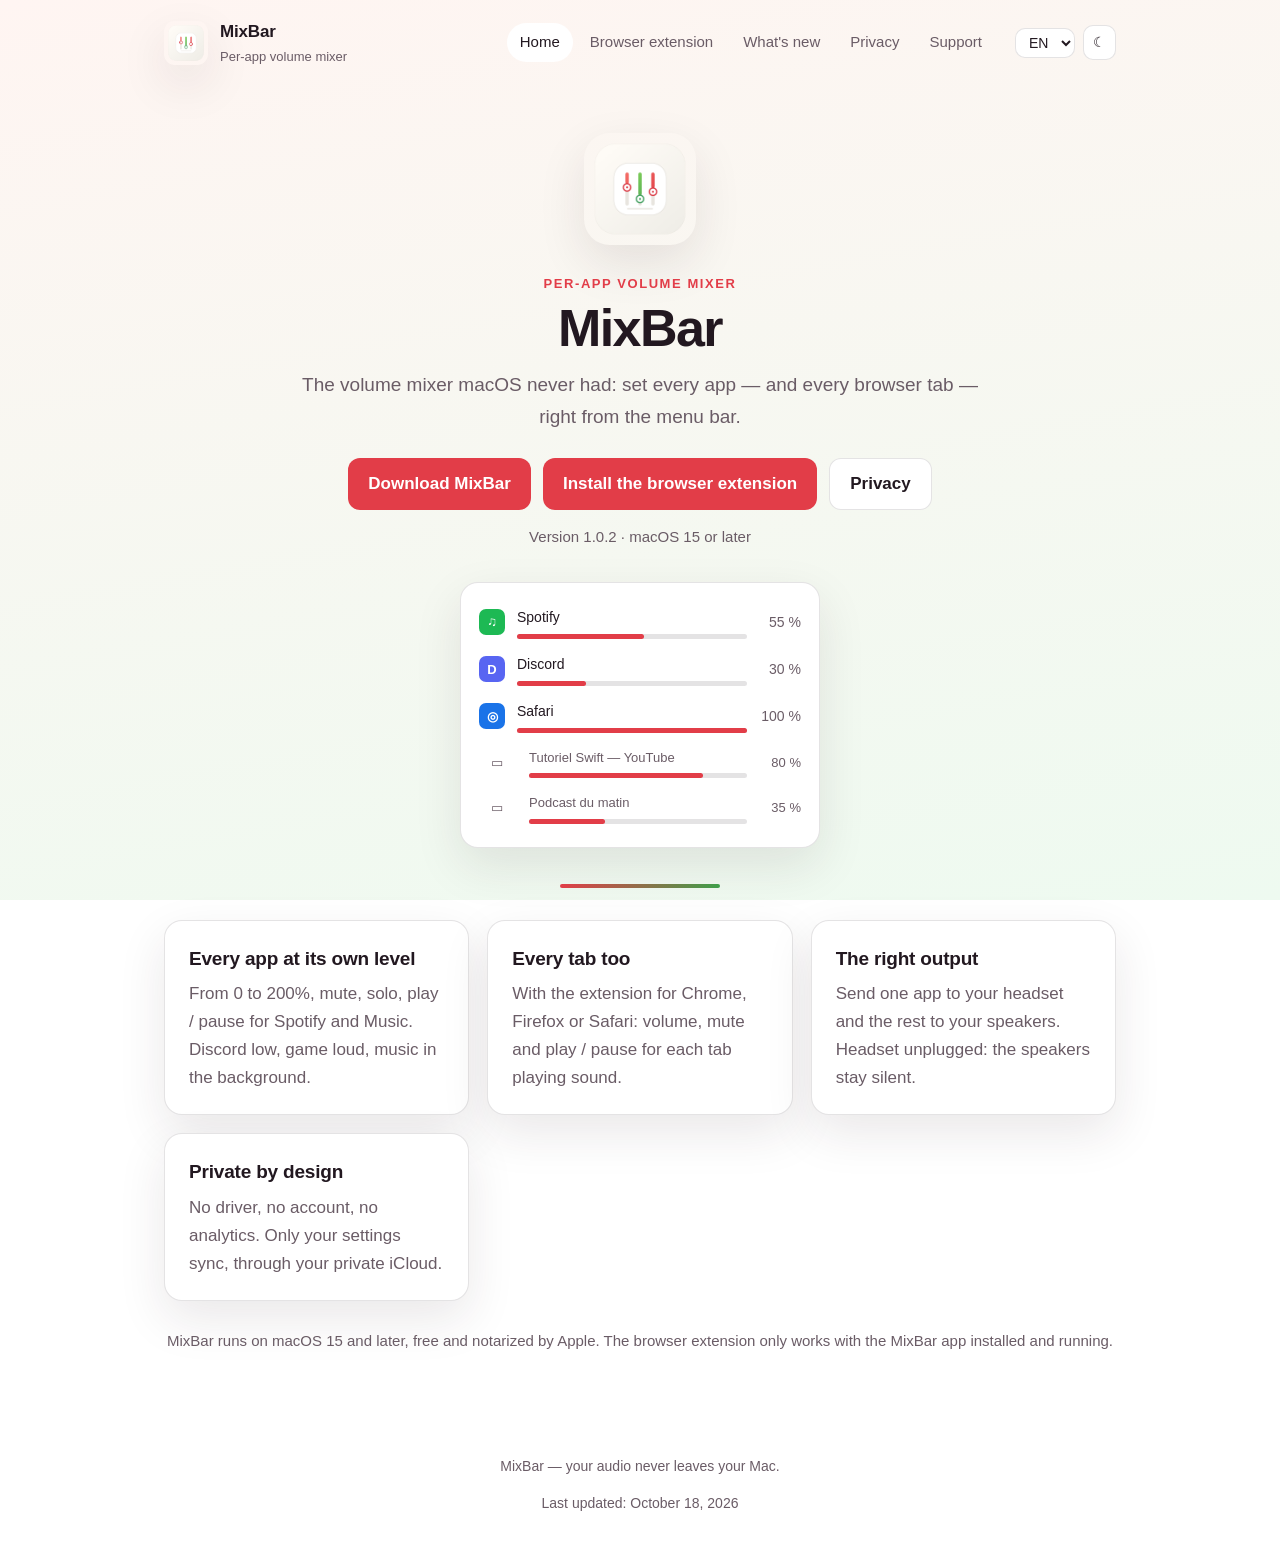
<file: index.html>
<!doctype html>
<html lang="fr">
  <head>
    <meta charset="utf-8">
    <meta name="viewport" content="width=device-width, initial-scale=1">
    <meta name="description" content="MixBar : mixeur de volume par app et par onglet, discret dans la barre de menus du Mac.">
    <meta name="theme-color" content="#30202A">
    <link rel="icon" href="icon.png">
    <title>MixBar</title>
    <link rel="stylesheet" href="style.css">
  </head>
  <body data-page="home" data-title-key="home.title">
    <header class="site-header" id="site-header"></header>
    <main class="page">
      <section class="page-hero">
        <img class="hero-logo" src="icon.png" alt="MixBar">
        <p class="eyebrow" data-i18n="brand.tagline">Mixeur de volume par app</p>
        <h1 data-i18n="home.title">MixBar</h1>
        <p class="lead" data-i18n="home.subtitle"></p>
        <div class="hero-actions">
          <a class="btn secondary" id="appDownload" href="#">Bientôt disponible</a>
          <a class="btn" href="extension.html" data-i18n="home.cta.extension">Installer l'extension navigateur</a>
          <a class="btn secondary" href="privacy.html" data-i18n="home.cta.privacy">Confidentialité</a>
        </div>
        <p class="note" id="appDownloadMeta"></p>
        <p class="note download-count" id="appDownloadCount" hidden></p>
        <div class="card mock" aria-hidden="true">
          <div class="mock-row"><span class="mock-icon" style="background:#1db954">♫</span><div>Spotify<div class="mock-bar"><span style="width:55%"></span></div></div><span class="mock-pct">55 %</span></div>
          <div class="mock-row"><span class="mock-icon" style="background:#5865f2">D</span><div>Discord<div class="mock-bar"><span style="width:30%"></span></div></div><span class="mock-pct">30 %</span></div>
          <div class="mock-row"><span class="mock-icon" style="background:#1a73e8">◎</span><div>Safari<div class="mock-bar"><span style="width:100%"></span></div></div><span class="mock-pct">100 %</span></div>
          <div class="mock-row tab"><span>▭</span><div>Tutoriel Swift — YouTube<div class="mock-bar"><span style="width:80%"></span></div></div><span class="mock-pct">80 %</span></div>
          <div class="mock-row tab"><span>▭</span><div>Podcast du matin<div class="mock-bar"><span style="width:35%"></span></div></div><span class="mock-pct">35 %</span></div>
        </div>
      </section>
      <span class="stripe"></span>
      <div class="grid">
        <section class="card"><h2 data-i18n="home.f1.title"></h2><p data-i18n="home.f1.body"></p></section>
        <section class="card"><h2 data-i18n="home.f2.title"></h2><p data-i18n="home.f2.body"></p></section>
        <section class="card"><h2 data-i18n="home.f3.title"></h2><p data-i18n="home.f3.body"></p></section>
        <section class="card"><h2 data-i18n="home.f4.title"></h2><p data-i18n="home.f4.body"></p></section>
      </div>
      <p class="note" style="text-align:center;margin-top:28px" data-i18n="home.availability"></p>
    </main>
    <footer class="site-footer" id="site-footer"></footer>
    <script src="app.js"></script>
  </body>
</html>
</file>
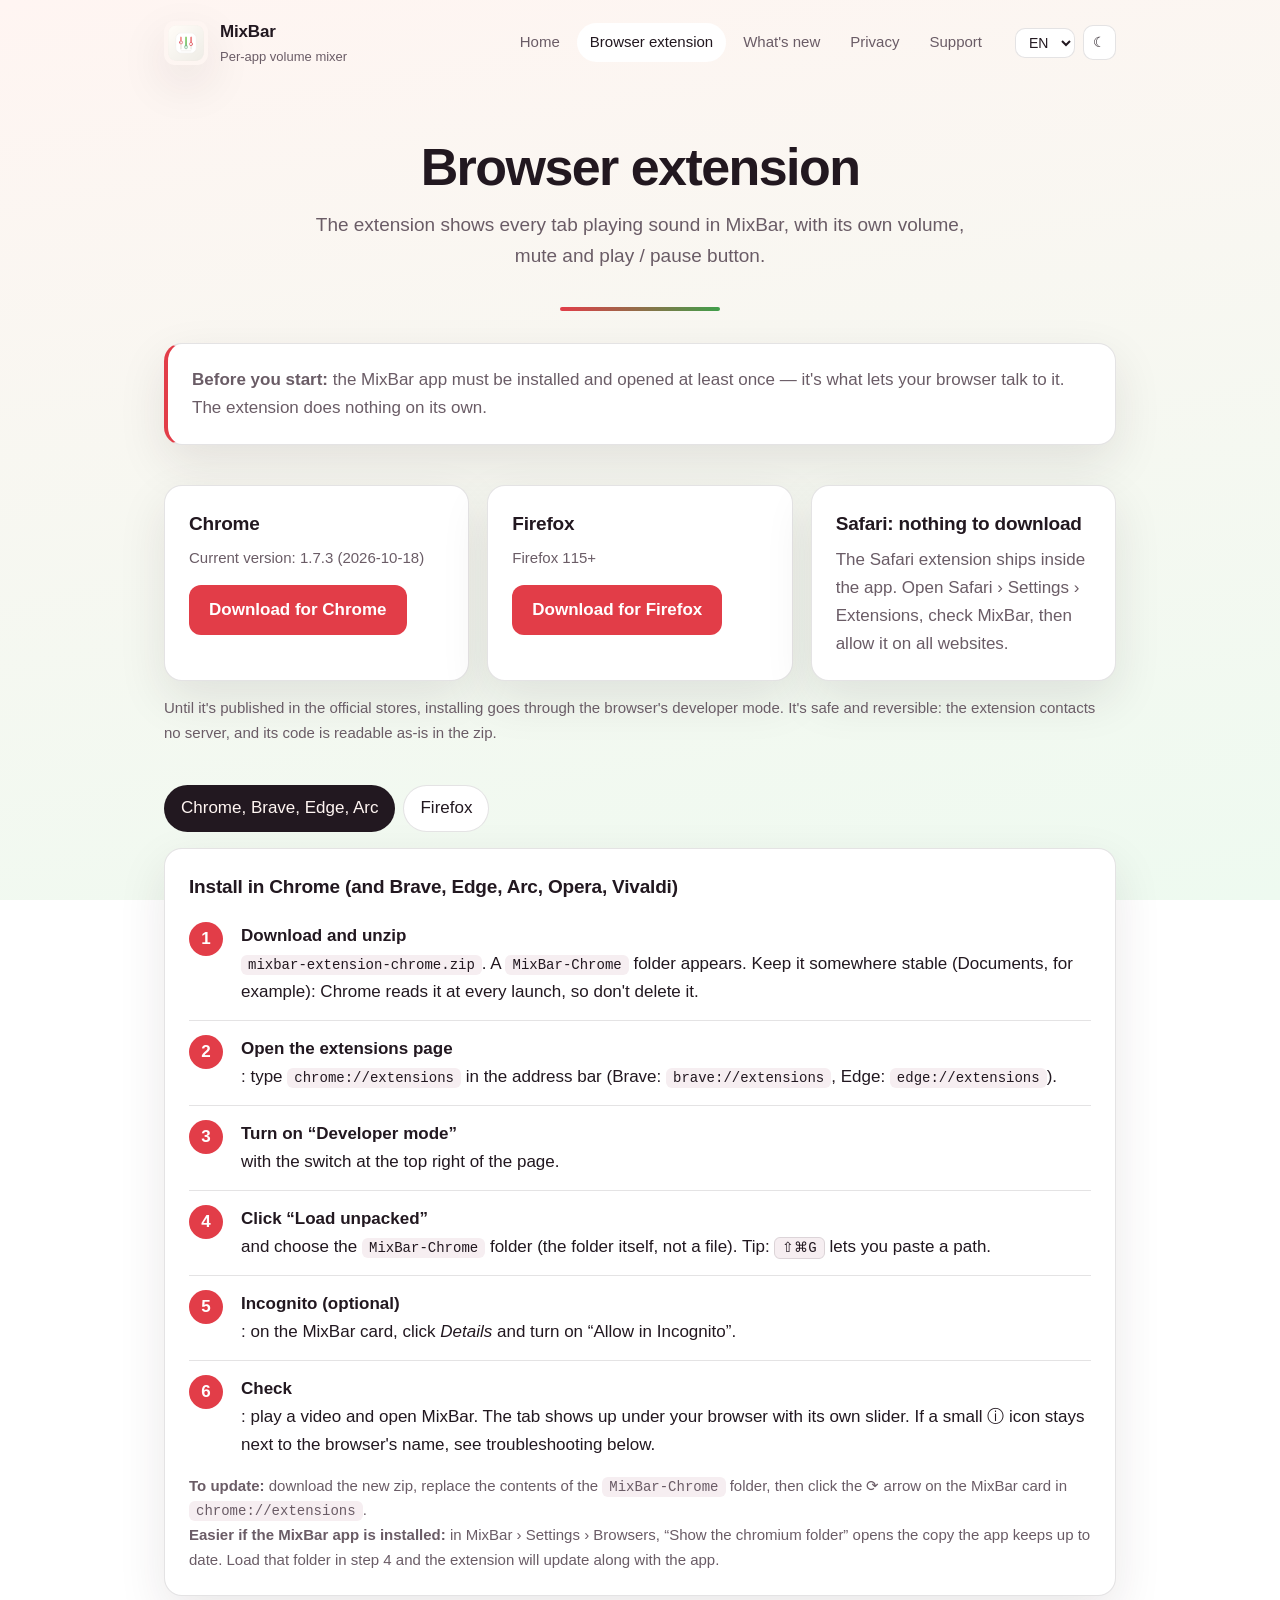
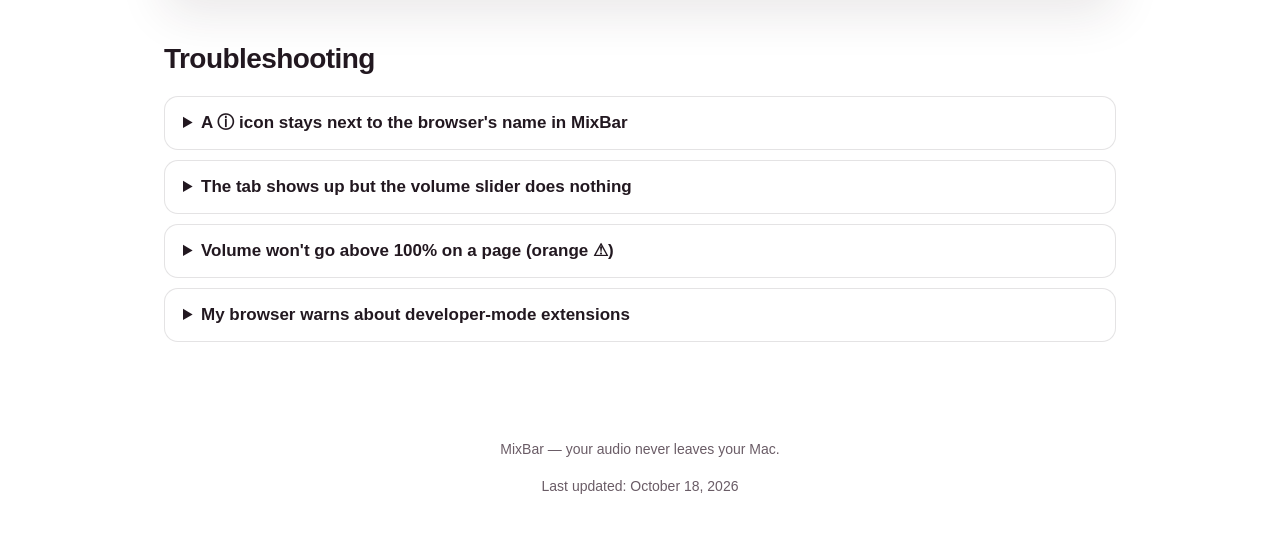
<file: extension.html>
<!doctype html>
<html lang="fr">
  <head>
    <meta charset="utf-8">
    <meta name="viewport" content="width=device-width, initial-scale=1">
    <meta name="description" content="Télécharger et installer l'extension MixBar pour Chrome et Firefox : volume, muet et lecture / pause de chaque onglet.">
    <meta name="theme-color" content="#30202A">
    <link rel="icon" href="icon.png">
    <title>Extension navigateur — MixBar</title>
    <link rel="stylesheet" href="style.css">
  </head>
  <body data-page="extension" data-title-key="ext.title">
    <header class="site-header" id="site-header"></header>
    <main class="page">
      <section class="page-hero">
        <h1 data-i18n="ext.title">Extension navigateur</h1>
        <p class="lead" data-i18n="ext.lead"></p>
      </section>
      <span class="stripe"></span>

      <section class="card warning"><p data-i18n-html="ext.requires"></p></section>

      <div class="grid section">
        <section class="card">
          <h2>Chrome</h2>
          <p class="note"><span data-i18n="ext.version">Version proposée :</span> <span id="extensionVersion">—</span></p>
          <div class="download"><a class="btn" id="downloadChrome" href="downloads/mixbar-extension-chrome.zip" download data-i18n="ext.dl.chrome">Télécharger pour Chrome</a></div>
          <p class="note download-count" id="countChrome" hidden></p>
        </section>
        <section class="card">
          <h2>Firefox</h2>
          <p class="note">Firefox 115+</p>
          <div class="download"><a class="btn" id="downloadFirefox" href="downloads/mixbar-extension-firefox.zip" download data-i18n="ext.dl.firefox">Télécharger pour Firefox</a></div>
          <p class="note download-count" id="countFirefox" hidden></p>
        </section>
        <section class="card">
          <h2 data-i18n="ext.dl.safari">Safari</h2>
          <p data-i18n="ext.safari.body"></p>
        </section>
      </div>
      <p class="note" data-i18n="ext.temporary"></p>

      <section class="section">
        <div class="tabs" role="tablist">
          <button type="button" role="tab" aria-selected="true" data-panel="panel-chrome" data-i18n="ext.tab.chrome">Chrome</button>
          <button type="button" role="tab" aria-selected="false" data-panel="panel-firefox" data-i18n="ext.tab.firefox">Firefox</button>
        </div>

        <div class="card" id="panel-chrome" role="tabpanel">
          <h2 data-i18n="chrome.title"></h2>
          <ol class="steps">
            <li data-i18n-html="chrome.s1"></li>
            <li data-i18n-html="chrome.s2"></li>
            <li data-i18n-html="chrome.s3"></li>
            <li data-i18n-html="chrome.s4"></li>
            <li data-i18n-html="chrome.s5"></li>
            <li data-i18n-html="chrome.s6"></li>
          </ol>
          <p class="note" data-i18n-html="chrome.update"></p>
          <p class="note" data-i18n-html="chrome.alt"></p>
        </div>

        <div class="card" id="panel-firefox" role="tabpanel" hidden>
          <h2 data-i18n="firefox.title"></h2>
          <ol class="steps">
            <li data-i18n-html="firefox.s1"></li>
            <li data-i18n-html="firefox.s2"></li>
            <li data-i18n-html="firefox.s3"></li>
            <li data-i18n-html="firefox.s4"></li>
            <li data-i18n-html="firefox.s5"></li>
            <li data-i18n-html="firefox.s6"></li>
          </ol>
          <p class="note" data-i18n-html="firefox.limit"></p>
        </div>
      </section>

      <section class="section" id="aide">
        <h2 data-i18n="help.title">En cas de souci</h2>
        <details><summary data-i18n="help.q1"></summary><p data-i18n-html="help.a1"></p></details>
        <details><summary data-i18n="help.q2"></summary><p data-i18n-html="help.a2"></p></details>
        <details><summary data-i18n="help.q3"></summary><p data-i18n-html="help.a3"></p></details>
        <details><summary data-i18n="help.q4"></summary><p data-i18n-html="help.a4"></p></details>
      </section>
    </main>
    <footer class="site-footer" id="site-footer"></footer>
    <script src="app.js"></script>
  </body>
</html>
</file>
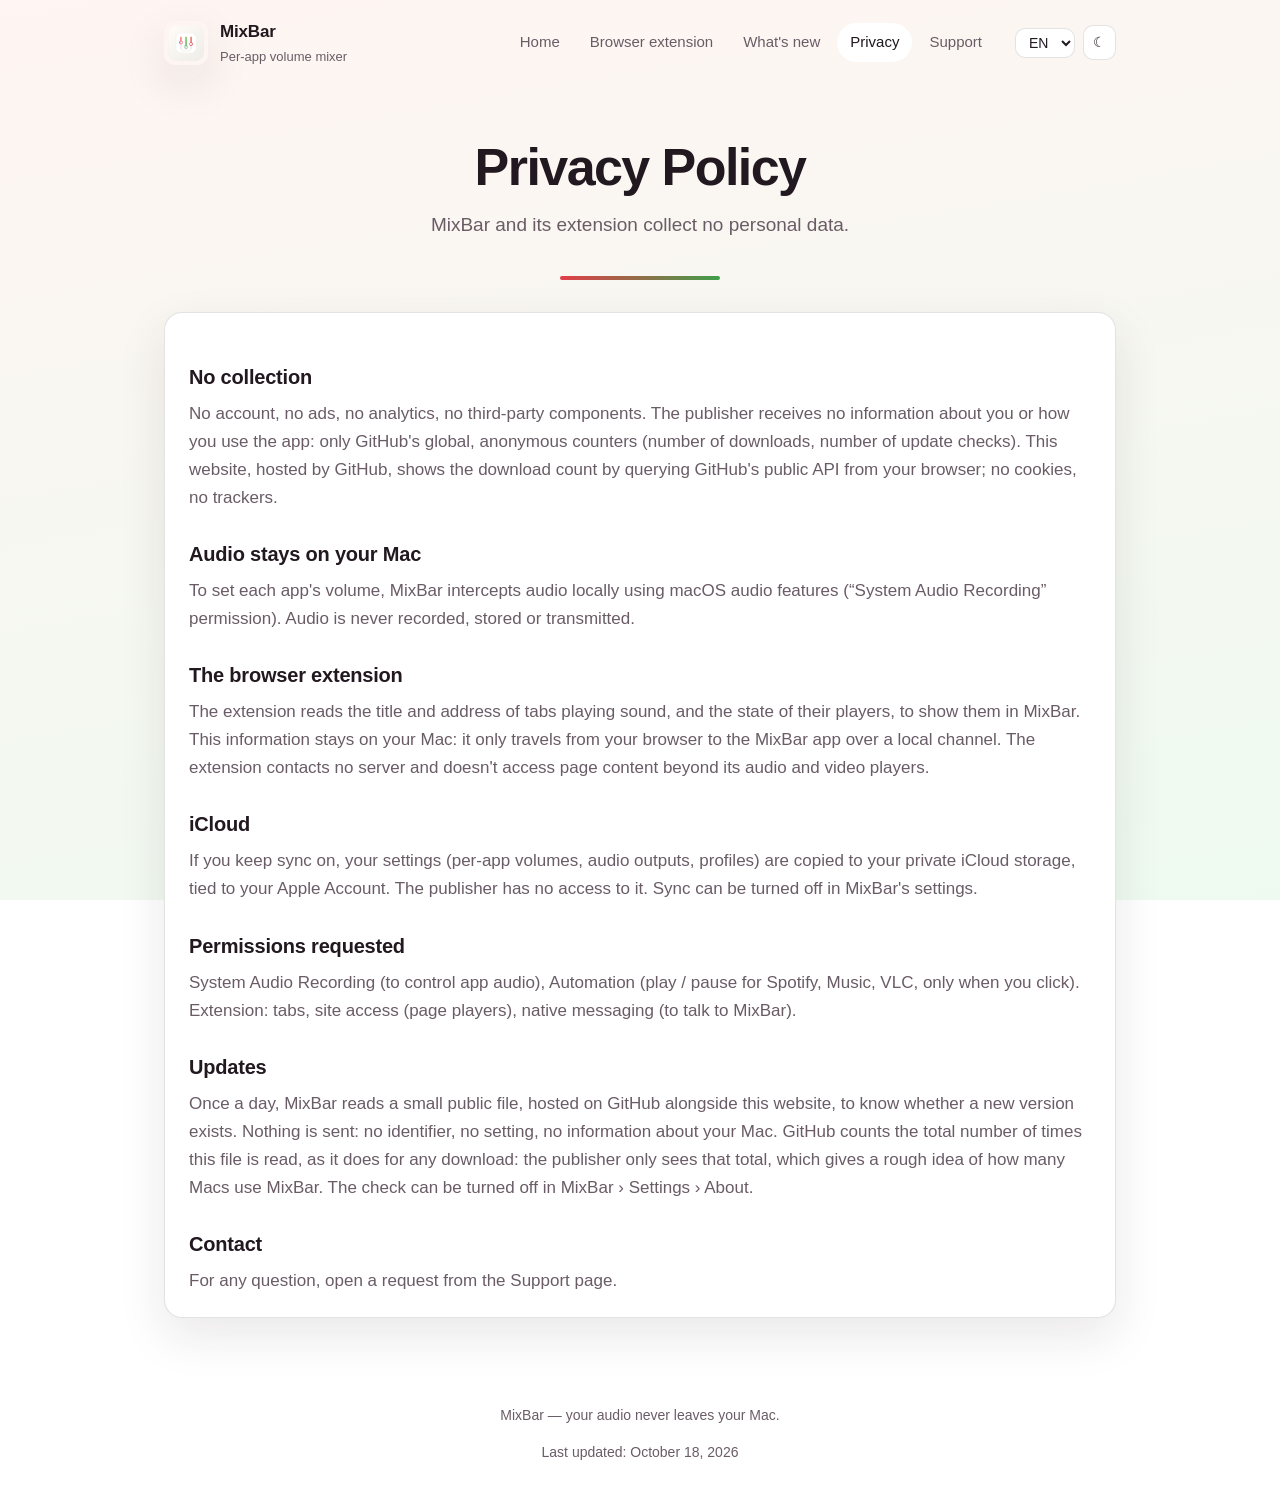
<file: privacy.html>
<!doctype html>
<html lang="fr">
  <head>
    <meta charset="utf-8">
    <meta name="viewport" content="width=device-width, initial-scale=1">
    <meta name="description" content="Politique de confidentialité de MixBar et de son extension navigateur.">
    <meta name="theme-color" content="#30202A">
    <link rel="icon" href="icon.png">
    <title>Confidentialité — MixBar</title>
    <link rel="stylesheet" href="style.css">
  </head>
  <body data-page="privacy" data-title-key="privacy.title">
    <header class="site-header" id="site-header"></header>
    <main class="page">
      <section class="page-hero">
        <h1 data-i18n="privacy.title">Politique de confidentialité</h1>
        <p class="lead" data-i18n="privacy.lead"></p>
      </section>
      <span class="stripe"></span>
      <section class="card legal">
        <h2 data-i18n="privacy.s1.title"></h2>
        <p data-i18n="privacy.s1.body"></p>
        <h2 data-i18n="privacy.s2.title"></h2>
        <p data-i18n="privacy.s2.body"></p>
        <h2 data-i18n="privacy.s3.title"></h2>
        <p data-i18n="privacy.s3.body"></p>
        <h2 data-i18n="privacy.s4.title"></h2>
        <p data-i18n="privacy.s4.body"></p>
        <h2 data-i18n="privacy.s5.title"></h2>
        <p data-i18n="privacy.s5.body"></p>
        <h2 data-i18n="privacy.s7.title"></h2>
        <p data-i18n="privacy.s7.body"></p>
        <h2 data-i18n="privacy.s6.title"></h2>
        <p data-i18n="privacy.s6.body"></p>
      </section>
    </main>
    <footer class="site-footer" id="site-footer"></footer>
    <script src="app.js"></script>
  </body>
</html>
</file>
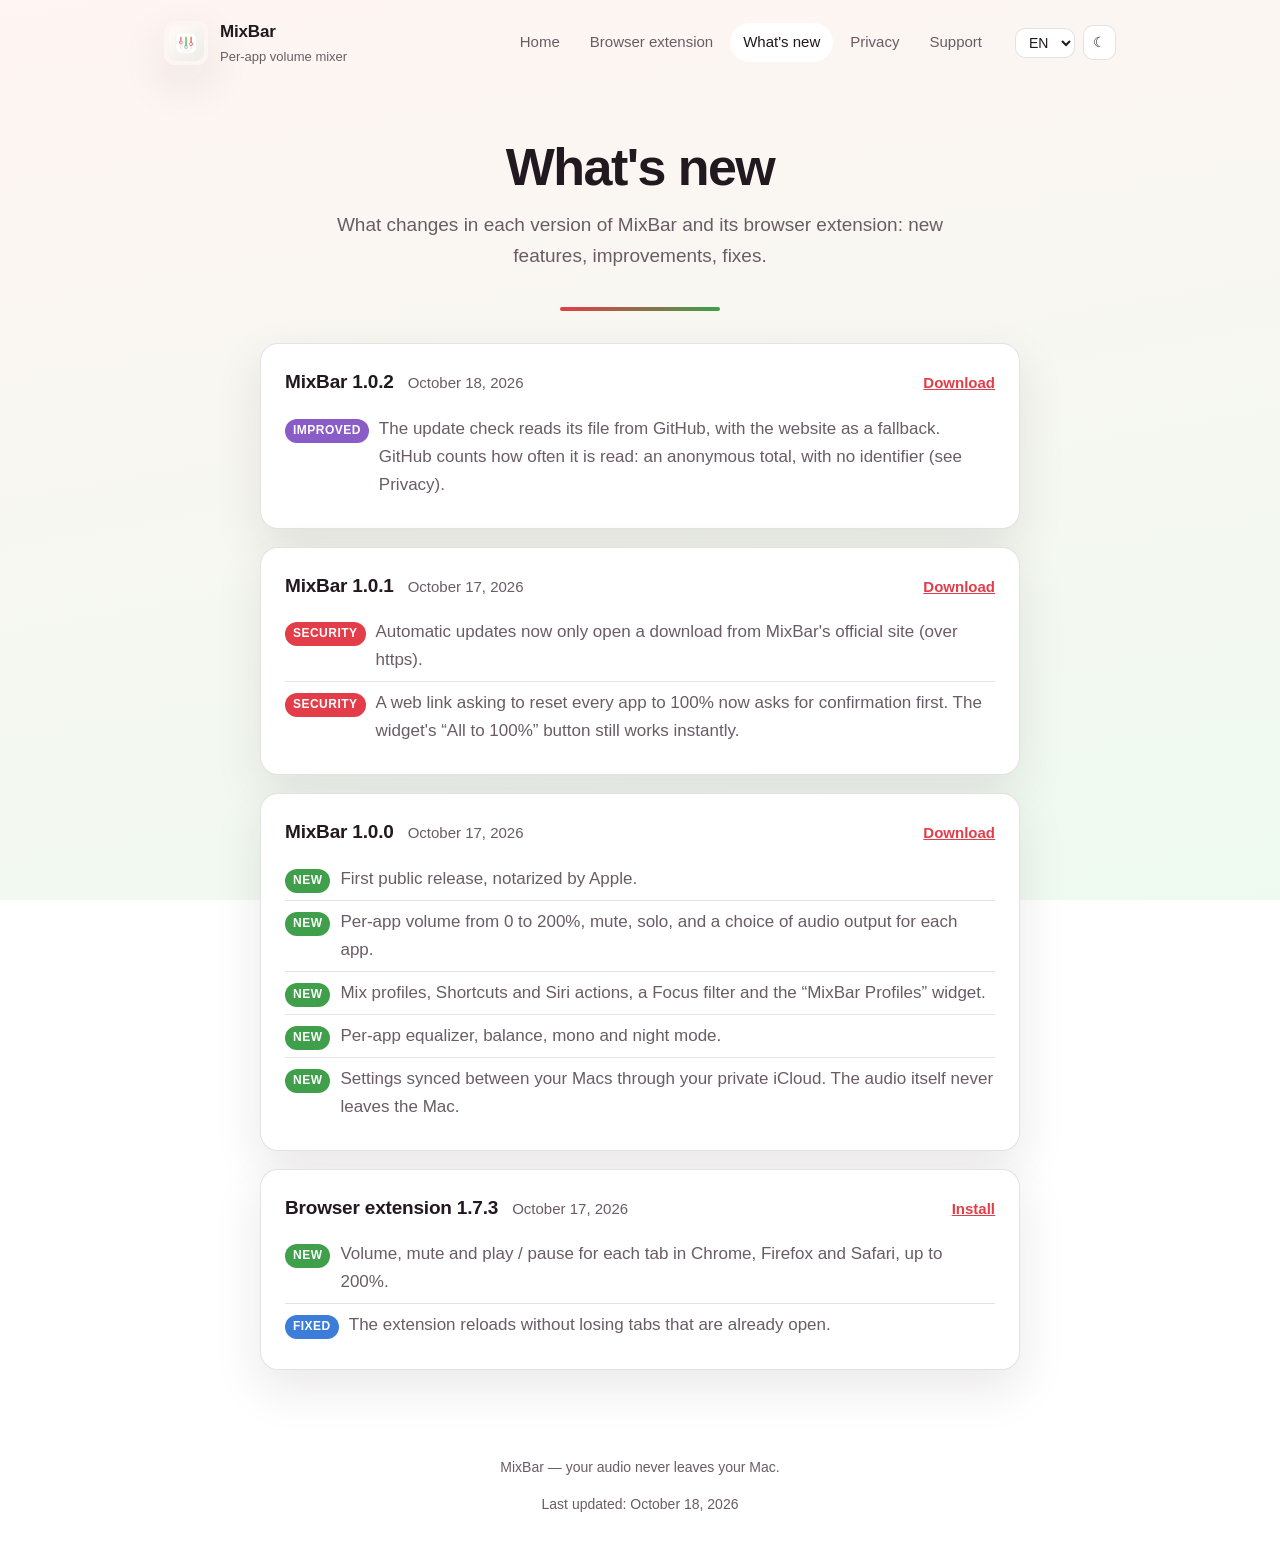
<file: releases.html>
<!doctype html>
<html lang="fr">
  <head>
    <meta charset="utf-8">
    <meta name="viewport" content="width=device-width, initial-scale=1">
    <meta name="description" content="Nouveautés de MixBar : versions, corrections et améliorations, avec leur date.">
    <meta name="theme-color" content="#30202A">
    <link rel="icon" href="icon.png">
    <title>Nouveautés — MixBar</title>
    <link rel="stylesheet" href="style.css">
  </head>
  <body data-page="releases" data-title-key="releases.title">
    <header class="site-header" id="site-header"></header>
    <main class="page">
      <section class="page-hero">
        <h1 data-i18n="releases.title">Nouveautés</h1>
        <p class="lead" data-i18n="releases.lead"></p>
      </section>
      <span class="stripe"></span>
      <div class="release-list" id="releaseList"></div>
    </main>
    <footer class="site-footer" id="site-footer"></footer>
    <script src="app.js"></script>
  </body>
</html>
</file>
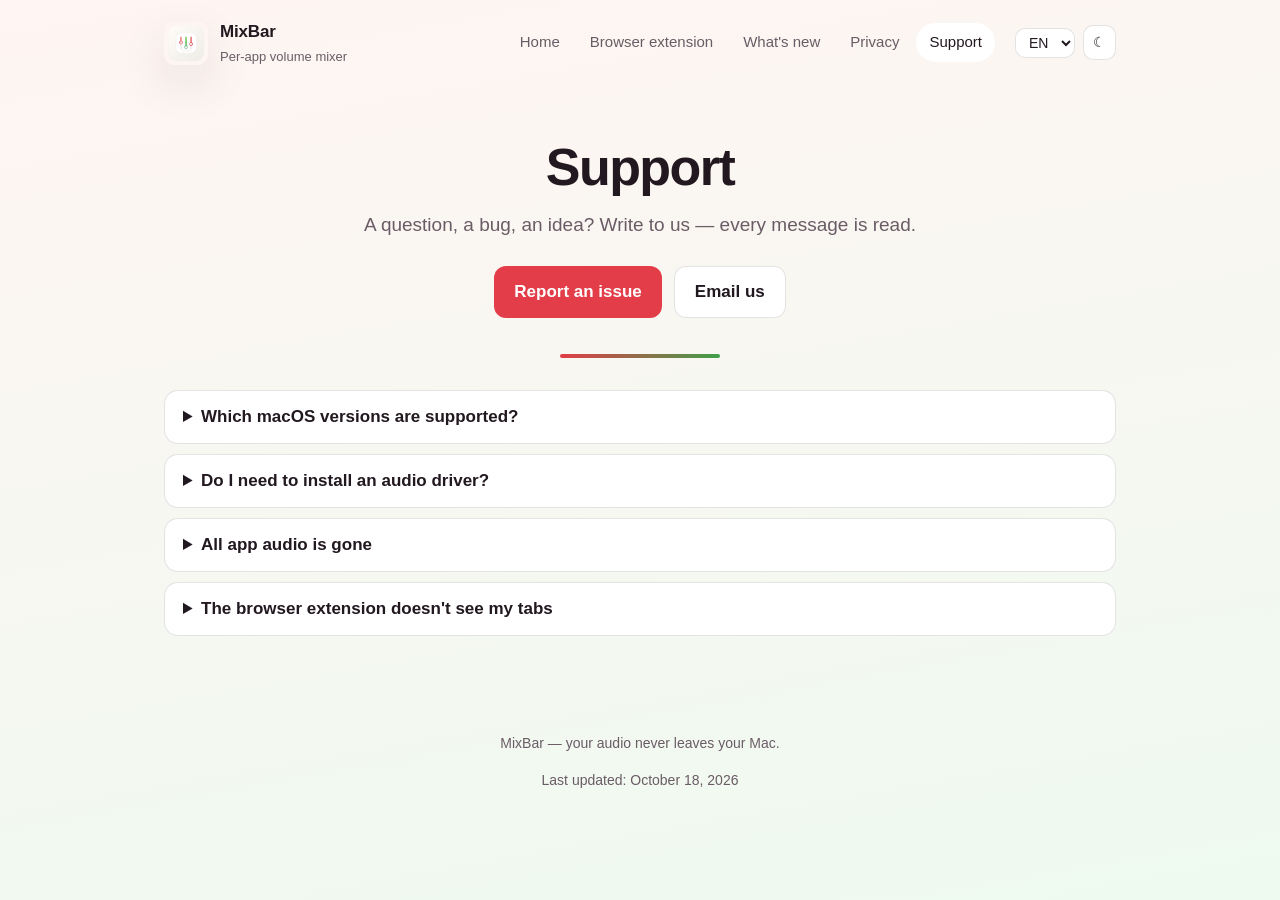
<file: support.html>
<!doctype html>
<html lang="fr">
  <head>
    <meta charset="utf-8">
    <meta name="viewport" content="width=device-width, initial-scale=1">
    <meta name="description" content="Assistance MixBar : questions fréquentes et signalement de problèmes.">
    <meta name="theme-color" content="#30202A">
    <link rel="icon" href="icon.png">
    <title>Assistance — MixBar</title>
    <link rel="stylesheet" href="style.css">
  </head>
  <body data-page="support" data-title-key="support.title">
    <header class="site-header" id="site-header"></header>
    <main class="page">
      <section class="page-hero">
        <h1 data-i18n="support.title">Assistance</h1>
        <p class="lead" data-i18n="support.lead"></p>
        <div class="hero-actions">
          <a class="btn" data-support-link href="#" data-i18n="support.cta">Signaler un problème</a>
          <a class="btn secondary" data-contact hidden href="#" data-i18n="support.mail">Nous écrire</a>
        </div>
      </section>
      <span class="stripe"></span>
      <section>
        <details><summary data-i18n="support.q1"></summary><p data-i18n="support.a1"></p></details>
        <details><summary data-i18n="support.q2"></summary><p data-i18n="support.a2"></p></details>
        <details><summary data-i18n="support.q3"></summary><p data-i18n="support.a3"></p></details>
        <details><summary data-i18n="support.q4"></summary><p data-i18n="support.a4"></p></details>
      </section>
    </main>
    <footer class="site-footer" id="site-footer"></footer>
    <script src="app.js"></script>
  </body>
</html>
</file>
<file: style.css>
/* MixBar — site public. Couleurs du logo : corail (#F0444D), vert (#67C96B), prune (#30202A). */
:root {
  --coral: #e23d48;
  --green: #3f9f4a;
  --ink: #221820;
  --subtle: #6a5c66;
  --card: #ffffff;
  --line: rgba(34, 24, 32, 0.12);
  --bg-top: #fff5f2;
  --bg-bottom: #eefaf0;
  --code: #f6eef1;
  --shadow: 0 18px 48px rgba(48, 32, 42, 0.10);
}

:root[data-theme="dark"] {
  --coral: #ff8b83;
  --green: #8fdc8c;
  --ink: #f4eef2;
  --subtle: #b9aab4;
  --card: #2a1e26;
  --line: rgba(244, 238, 242, 0.14);
  --bg-top: #1d141b;
  --bg-bottom: #17121a;
  --code: #3a2a34;
  --shadow: 0 18px 48px rgba(0, 0, 0, 0.45);
}

* { box-sizing: border-box; }
html { scroll-behavior: smooth; }

body {
  margin: 0;
  min-height: 100vh;
  font: 17px/1.65 -apple-system, BlinkMacSystemFont, "Segoe UI", Roboto, Helvetica, Arial, sans-serif;
  color: var(--ink);
  background: linear-gradient(170deg, var(--bg-top), var(--bg-bottom));
  background-attachment: fixed;
  -webkit-font-smoothing: antialiased;
}

a { color: var(--coral); }

/* En-tête */
.site-header {
  display: flex; align-items: center; gap: 20px; flex-wrap: wrap;
  padding: 18px 24px; max-width: 1000px; margin: 0 auto;
}
.brand { display: flex; align-items: center; gap: 12px; text-decoration: none; color: inherit; }
.brand-icon { width: 44px; height: 44px; border-radius: 11px; box-shadow: var(--shadow); }
.brand strong { display: block; font-size: 17px; letter-spacing: -0.01em; }
.brand small { display: block; font-size: 13px; color: var(--subtle); }
.site-nav { display: flex; gap: 4px; flex-wrap: wrap; margin-left: auto; }
.site-nav a {
  padding: 7px 13px; border-radius: 999px; text-decoration: none; color: var(--subtle); font-size: 15px;
}
.site-nav a[aria-current="page"], .site-nav a:hover { background: var(--card); color: var(--ink); }
.header-actions { display: flex; gap: 8px; align-items: center; }
.header-actions select, .icon-button {
  font: inherit; font-size: 14px; border: 1px solid var(--line); background: var(--card);
  color: var(--ink); border-radius: 10px; padding: 5px 9px; cursor: pointer;
}

/* Contenu */
.page { max-width: 1000px; margin: 0 auto; padding: 8px 24px 48px; }
.page-hero { text-align: center; padding: 40px 0 28px; }
.hero-logo { width: 112px; height: 112px; border-radius: 26px; box-shadow: var(--shadow); }
.eyebrow { text-transform: uppercase; letter-spacing: 0.12em; font-size: 13px; color: var(--coral); margin: 18px 0 0; font-weight: 600; }
h1 { font-size: clamp(34px, 6vw, 52px); letter-spacing: -0.03em; line-height: 1.1; margin: 6px 0 12px; }
.lead { font-size: 19px; color: var(--subtle); max-width: 680px; margin: 0 auto; }
.hero-actions { display: flex; gap: 12px; justify-content: center; flex-wrap: wrap; margin-top: 26px; }

.btn {
  display: inline-flex; align-items: center; gap: 8px; padding: 11px 20px; border-radius: 12px;
  background: var(--coral); color: #fff; text-decoration: none; font-weight: 600; border: 0; cursor: pointer;
}
.btn.secondary { background: var(--card); color: var(--ink); border: 1px solid var(--line); }
.btn small { font-weight: 400; opacity: 0.85; }

.stripe { display: block; height: 4px; max-width: 160px; margin: 8px auto 32px; border-radius: 4px;
  background: linear-gradient(90deg, var(--coral), var(--green)); }

.grid { display: grid; grid-template-columns: repeat(auto-fit, minmax(250px, 1fr)); gap: 18px; }
.card { background: var(--card); border: 1px solid var(--line); border-radius: 18px; padding: 22px 24px; box-shadow: var(--shadow); }
.card h2, .card h3 { margin: 0 0 6px; font-size: 19px; letter-spacing: -0.01em; }
.card p { margin: 0; color: var(--subtle); }
.section { margin-top: 40px; }
.section > h2 { font-size: 28px; letter-spacing: -0.02em; margin: 0 0 14px; }
.note { color: var(--subtle); font-size: 15px; }
.warning { border-left: 4px solid var(--coral); }

/* Tutoriels */
.steps { counter-reset: step; list-style: none; padding: 0; margin: 0; }
.steps > li { counter-increment: step; position: relative; padding: 14px 0 14px 52px; border-top: 1px solid var(--line); }
.steps > li:first-child { border-top: 0; }
.steps > li::before {
  content: counter(step); position: absolute; left: 0; top: 14px; width: 34px; height: 34px; border-radius: 50%;
  background: var(--coral); color: #fff; font-weight: 700; display: grid; place-items: center;
}
.steps strong { display: block; }
code, kbd {
  font: 14px/1.4 ui-monospace, SFMono-Regular, Menlo, monospace; background: var(--code);
  padding: 2px 7px; border-radius: 6px; white-space: nowrap;
}
kbd { border: 1px solid var(--line); }
.tabs { display: flex; gap: 8px; margin-bottom: 16px; flex-wrap: wrap; }
.tabs button { font: inherit; padding: 8px 16px; border-radius: 999px; border: 1px solid var(--line);
  background: var(--card); color: var(--ink); cursor: pointer; }
.tabs button[aria-selected="true"] { background: var(--ink); color: var(--bg-top); }
.download { display: flex; flex-wrap: wrap; gap: 12px; align-items: center; margin: 14px 0 4px; }

/* Maquette du menu MixBar */
.mock { max-width: 360px; margin: 32px auto 0; text-align: left; font-size: 14px; padding: 16px 18px; }
.mock-row { display: grid; grid-template-columns: 28px 1fr 44px; gap: 10px; align-items: center; padding: 7px 0; }
.mock-row.tab { grid-template-columns: 28px 1fr 44px; padding-left: 12px; font-size: 13px; color: var(--subtle); }
.mock-icon { width: 26px; height: 26px; border-radius: 7px; display: grid; place-items: center; color: #fff; font-size: 13px; font-weight: 700; }
.mock-bar { height: 5px; border-radius: 5px; background: var(--line); position: relative; margin-top: 5px; }
.mock-bar span { position: absolute; inset: 0 auto 0 0; border-radius: 5px; background: var(--coral); }
.mock-pct { text-align: right; font-variant-numeric: tabular-nums; color: var(--subtle); }

details { background: var(--card); border: 1px solid var(--line); border-radius: 14px; padding: 12px 18px; margin: 10px 0; }
details summary { cursor: pointer; font-weight: 600; }
details p { color: var(--subtle); margin: 8px 0 2px; }

/* Nouveautés */
.release-list { display: grid; gap: 18px; max-width: 760px; margin: 0 auto; }
.release header { display: flex; flex-wrap: wrap; align-items: baseline; gap: 6px 14px; margin-bottom: 10px; }
.release header h2 { margin: 0; }
.release time { color: var(--subtle); font-size: 15px; }
.release header a { margin-left: auto; font-size: 15px; font-weight: 600; }
.release ul { list-style: none; padding: 0; margin: 0; }
.release li { display: flex; gap: 10px; align-items: baseline; padding: 7px 0; border-top: 1px solid var(--line); color: var(--subtle); }
.release li:first-child { border-top: 0; }
.tag { flex: none; font-size: 12px; font-weight: 700; letter-spacing: 0.04em; text-transform: uppercase;
  padding: 2px 8px; border-radius: 999px; color: #fff; background: var(--subtle); }
.tag.security { background: var(--coral); }
.tag.new { background: var(--green); }
.tag.fixed { background: #3b7dd8; }
.tag.improved { background: #8a5cc7; }
:root[data-theme="dark"] .tag { color: #1d141b; }
:root[data-theme="dark"] .tag.fixed { background: #8ab8ff; }
:root[data-theme="dark"] .tag.improved { background: #c9a6f5; }

.legal h2 { font-size: 20px; margin: 26px 0 6px; }
.legal p { color: var(--subtle); }

.site-footer { text-align: center; color: var(--subtle); font-size: 14px; padding: 24px; }
.site-footer a { color: inherit; }

@media (max-width: 640px) {
  .site-header { padding: 14px 16px; }
  .site-nav { margin-left: 0; width: 100%; }
  .page { padding: 0 16px 40px; }
  .release li { flex-direction: column; gap: 4px; }
  .release header a { margin-left: 0; }
}
</file>
